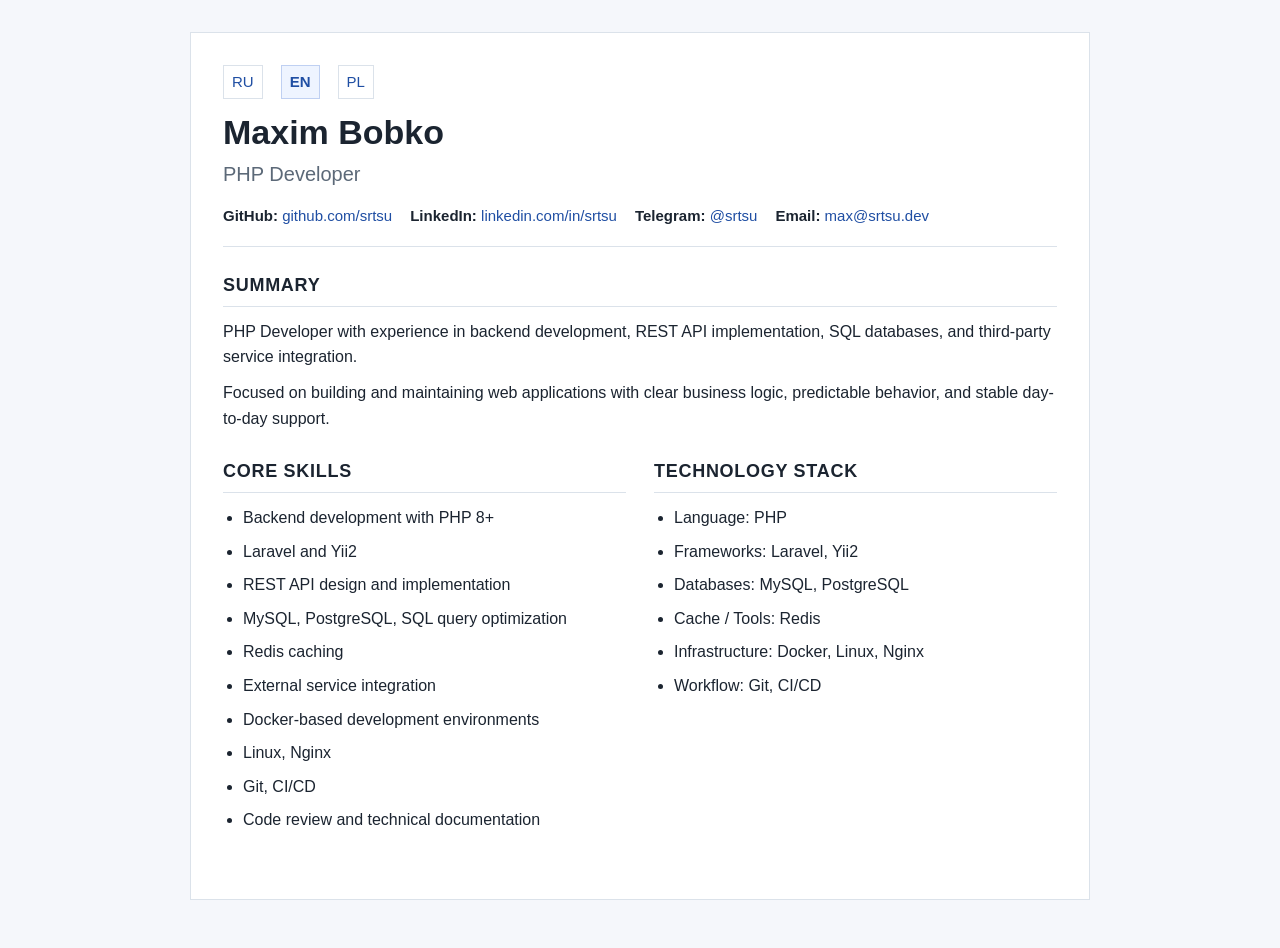
<file: index.html>
<!doctype html>
<html lang="en">
<head>
  <meta charset="utf-8" />
  <meta name="viewport" content="width=device-width, initial-scale=1" />
  <title>Maxim Bobko — PHP Developer</title>
  <meta name="description" content="PHP Developer. Backend development, REST API, SQL databases, integrations, Laravel, Yii2, Redis, Docker." />
  <meta name="robots" content="index,follow,max-image-preview:large,max-snippet:-1,max-video-preview:-1" />
  <link rel="canonical" href="https://srtsu.dev/" />
  <link rel="alternate" hreflang="en" href="https://srtsu.dev/" />
  <link rel="alternate" hreflang="ru" href="https://srtsu.dev/ru/" />
  <link rel="alternate" hreflang="pl" href="https://srtsu.dev/pl/" />
  <link rel="alternate" hreflang="x-default" href="https://srtsu.dev/" />
  <meta property="og:type" content="website" />
  <meta property="og:title" content="Maxim Bobko — PHP Developer" />
  <meta property="og:description" content="PHP Developer. Backend development, REST API, SQL databases, integrations, Laravel, Yii2, Redis, Docker." />
  <meta property="og:url" content="https://srtsu.dev/" />
  <meta property="og:site_name" content="Maxim Bobko" />
  <link rel="stylesheet" href="/assets/styles.css" />
  <script type="application/ld+json">{"@context":"https://schema.org","@type":"ProfilePage","mainEntity":{"@type":"Person","@id":"https://srtsu.dev/#me","name":"Maxim Bobko","givenName":"Maxim","familyName":"Bobko","additionalName":"Igorevich","alternateName":["Максим Бобко","Максим Игоревич Бобко","Maksym Bobko","@srtsu","Бобко Максим Игоревич"],"url":"https://srtsu.dev/","jobTitle":"PHP Developer","description":"PHP Developer. Backend development, REST API, SQL databases, integrations, Laravel, Yii2, Redis, Docker.","knowsLanguage":["ru","en","pl"],"knowsAbout":["PHP 8+","Laravel","Yii2","Backend Development","REST API","MySQL","PostgreSQL","Redis","Docker","Linux","Nginx","Git","CI/CD","System Integration","Technical Documentation","Code Review"],"sameAs":["https://github.com/srtsu","https://www.linkedin.com/in/srtsu/","https://t.me/srtsu","https://scholar.google.com/citations?user=jQ9KGWoAAAAJ"],"email":"mailto:max@srtsu.dev"}}</script>
</head>
<body>
  <main class="page">
    <header>
      <nav class="lang-switch" aria-label="Language switcher"><a class="" href="/ru/">RU</a><a class="current" href="/">EN</a><a class="" href="/pl/">PL</a></nav>
      <h1>Maxim Bobko</h1>
      <p class="role">PHP Developer</p>
      
      <div class="contacts">
        <span><strong>GitHub:</strong> <a href="https://github.com/srtsu" target="_blank" rel="me noopener noreferrer">github.com/srtsu</a></span>
        <span><strong>LinkedIn:</strong> <a href="https://www.linkedin.com/in/srtsu/" target="_blank" rel="me noopener noreferrer">linkedin.com/in/srtsu</a></span>
        <span><strong>Telegram:</strong> <a href="https://t.me/srtsu" target="_blank" rel="me noopener noreferrer">@srtsu</a></span>
        <span><strong>Email:</strong> <a href="mailto:max@srtsu.dev">max@srtsu.dev</a></span>
      </div>
    </header>

    <section>
      <h2>Summary</h2>
      <p>PHP Developer with experience in backend development, REST API implementation, SQL databases, and third-party service integration.</p><p>Focused on building and maintaining web applications with clear business logic, predictable behavior, and stable day-to-day support.</p>
    </section>

    <section class="two-col">
      <div>
        <h2>Core Skills</h2>
        <ul><li>Backend development with PHP 8+</li><li>Laravel and Yii2</li><li>REST API design and implementation</li><li>MySQL, PostgreSQL, SQL query optimization</li><li>Redis caching</li><li>External service integration</li><li>Docker-based development environments</li><li>Linux, Nginx</li><li>Git, CI/CD</li><li>Code review and technical documentation</li></ul>
      </div>
      <div>
        <h2>Technology Stack</h2>
        <ul><li>Language: PHP</li><li>Frameworks: Laravel, Yii2</li><li>Databases: MySQL, PostgreSQL</li><li>Cache / Tools: Redis</li><li>Infrastructure: Docker, Linux, Nginx</li><li>Workflow: Git, CI/CD</li></ul>
      </div>
    </section>
  </main>
</body>
</html>
</file>
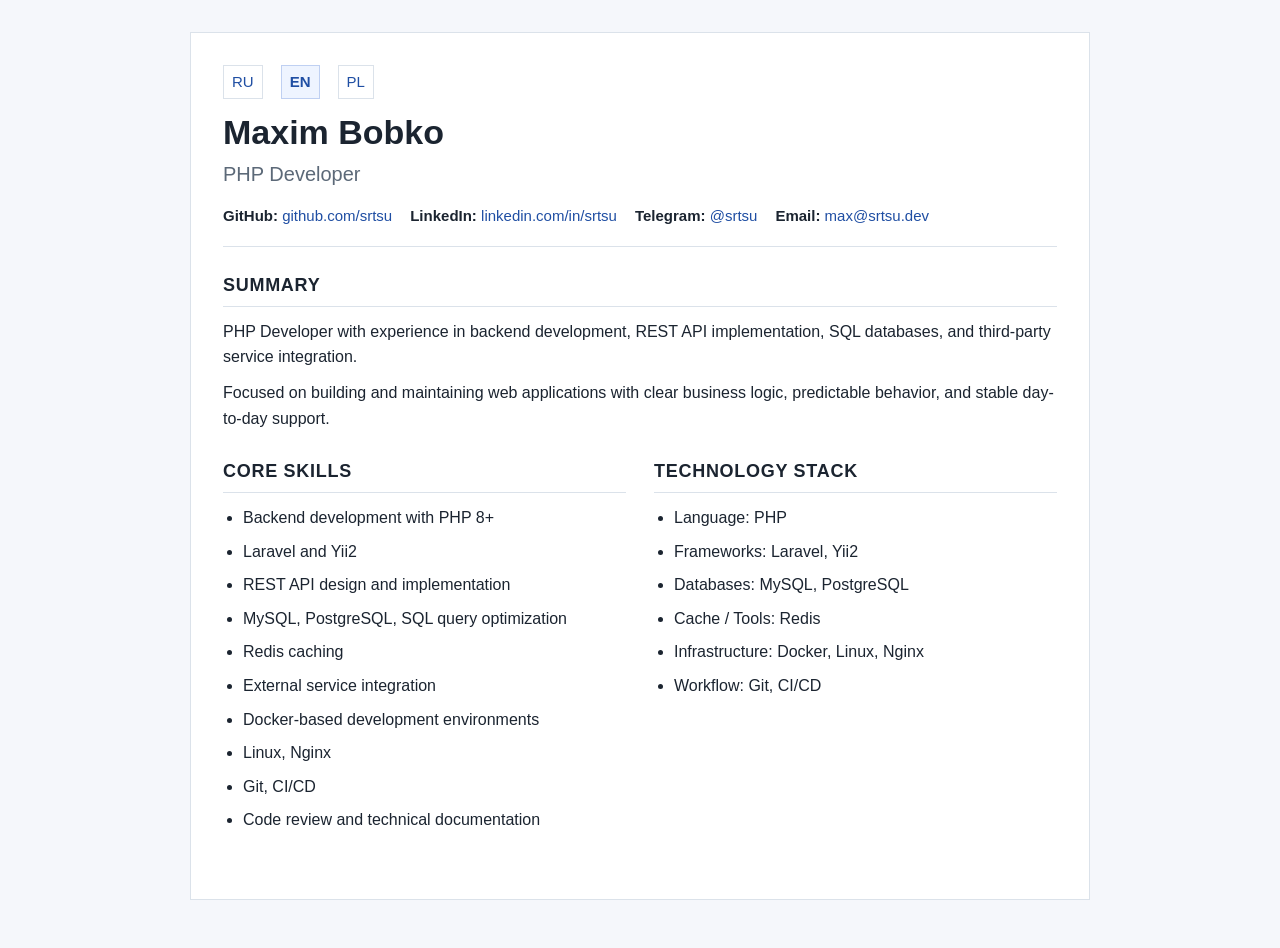
<file: en/index.html>
<!doctype html>
<html lang="en">
<head>
  <meta charset="utf-8" />
  <meta http-equiv="refresh" content="0; url=/" />
  <link rel="canonical" href="/" />
  <meta name="robots" content="noindex,follow" />
  <title>Redirecting…</title>
</head>
<body>
  <p>Redirecting to the English version… <a href="/">Open the page</a>.</p>
</body>
</html>
</file>
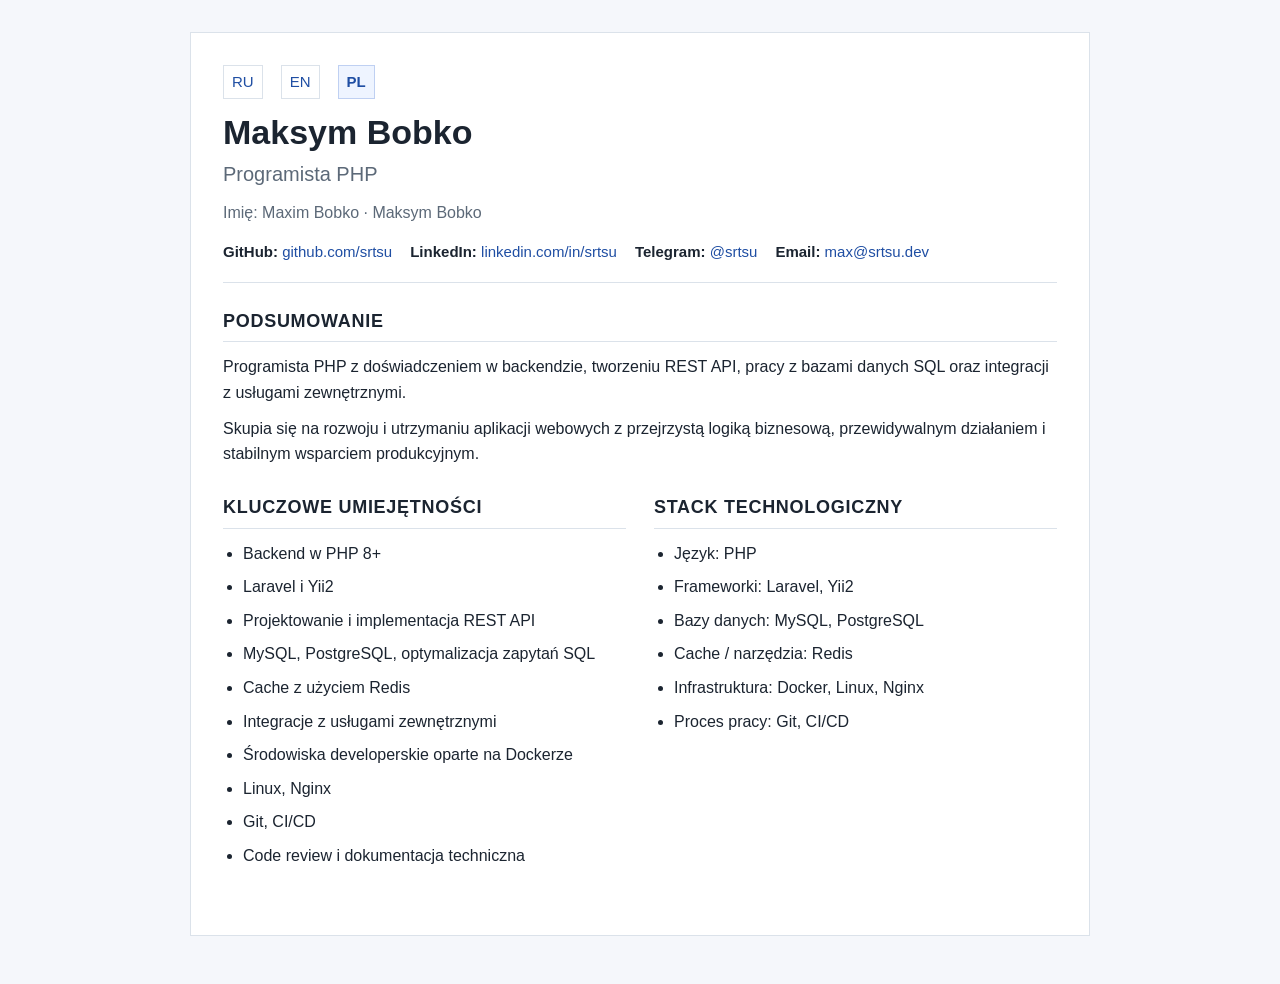
<file: pl/index.html>
<!doctype html>
<html lang="pl">
<head>
  <meta charset="utf-8" />
  <meta name="viewport" content="width=device-width, initial-scale=1" />
  <title>Maksym Bobko — Programista PHP</title>
  <meta name="description" content="Programista PHP. Backend, REST API, bazy danych SQL, integracje, Laravel, Yii2, Redis, Docker." />
  <meta name="robots" content="index,follow,max-image-preview:large,max-snippet:-1,max-video-preview:-1" />
  <link rel="canonical" href="https://srtsu.dev/pl/" />
  <link rel="alternate" hreflang="en" href="https://srtsu.dev/" />
  <link rel="alternate" hreflang="ru" href="https://srtsu.dev/ru/" />
  <link rel="alternate" hreflang="pl" href="https://srtsu.dev/pl/" />
  <link rel="alternate" hreflang="x-default" href="https://srtsu.dev/" />
  <meta property="og:type" content="website" />
  <meta property="og:title" content="Maksym Bobko — Programista PHP" />
  <meta property="og:description" content="Programista PHP. Backend, REST API, bazy danych SQL, integracje, Laravel, Yii2, Redis, Docker." />
  <meta property="og:url" content="https://srtsu.dev/pl/" />
  <meta property="og:site_name" content="Maxim Bobko" />
  <link rel="stylesheet" href="/assets/styles.css" />
  <script type="application/ld+json">{"@context":"https://schema.org","@type":"ProfilePage","mainEntity":{"@type":"Person","@id":"https://srtsu.dev/#me","name":"Maksym Bobko","givenName":"Maksym","familyName":"Bobko","additionalName":"Igoriewicz","alternateName":["Maxim Bobko","Максим Бобко","Максим Игоревич Бобко","@srtsu","Бобко Максим Игоревич"],"url":"https://srtsu.dev/","jobTitle":"PHP Developer","description":"Programista PHP. Backend, REST API, bazy danych SQL, integracje, Laravel, Yii2, Redis, Docker.","knowsLanguage":["ru","en","pl"],"knowsAbout":["PHP 8+","Laravel","Yii2","Backend Development","REST API","MySQL","PostgreSQL","Redis","Docker","Linux","Nginx","Git","CI/CD","System Integration","Technical Documentation","Code Review"],"sameAs":["https://github.com/srtsu","https://www.linkedin.com/in/srtsu/","https://t.me/srtsu","https://scholar.google.com/citations?user=jQ9KGWoAAAAJ"],"email":"mailto:max@srtsu.dev"}}</script>
</head>
<body>
  <main class="page">
    <header>
      <nav class="lang-switch" aria-label="Language switcher"><a class="" href="/ru/">RU</a><a class="" href="/">EN</a><a class="current" href="/pl/">PL</a></nav>
      <h1>Maksym Bobko</h1>
      <p class="role">Programista PHP</p>
      <p class="identity-note">Imię: Maxim Bobko · Maksym Bobko</p>
      <div class="contacts">
        <span><strong>GitHub:</strong> <a href="https://github.com/srtsu" target="_blank" rel="me noopener noreferrer">github.com/srtsu</a></span>
        <span><strong>LinkedIn:</strong> <a href="https://www.linkedin.com/in/srtsu/" target="_blank" rel="me noopener noreferrer">linkedin.com/in/srtsu</a></span>
        <span><strong>Telegram:</strong> <a href="https://t.me/srtsu" target="_blank" rel="me noopener noreferrer">@srtsu</a></span>
        <span><strong>Email:</strong> <a href="mailto:max@srtsu.dev">max@srtsu.dev</a></span>
      </div>
    </header>

    <section>
      <h2>Podsumowanie</h2>
      <p>Programista PHP z doświadczeniem w backendzie, tworzeniu REST API, pracy z bazami danych SQL oraz integracji z usługami zewnętrznymi.</p><p>Skupia się na rozwoju i utrzymaniu aplikacji webowych z przejrzystą logiką biznesową, przewidywalnym działaniem i stabilnym wsparciem produkcyjnym.</p>
    </section>

    <section class="two-col">
      <div>
        <h2>Kluczowe umiejętności</h2>
        <ul><li>Backend w PHP 8+</li><li>Laravel i Yii2</li><li>Projektowanie i implementacja REST API</li><li>MySQL, PostgreSQL, optymalizacja zapytań SQL</li><li>Cache z użyciem Redis</li><li>Integracje z usługami zewnętrznymi</li><li>Środowiska developerskie oparte na Dockerze</li><li>Linux, Nginx</li><li>Git, CI/CD</li><li>Code review i dokumentacja techniczna</li></ul>
      </div>
      <div>
        <h2>Stack technologiczny</h2>
        <ul><li>Język: PHP</li><li>Frameworki: Laravel, Yii2</li><li>Bazy danych: MySQL, PostgreSQL</li><li>Cache / narzędzia: Redis</li><li>Infrastruktura: Docker, Linux, Nginx</li><li>Proces pracy: Git, CI/CD</li></ul>
      </div>
    </section>
  </main>
</body>
</html>
</file>
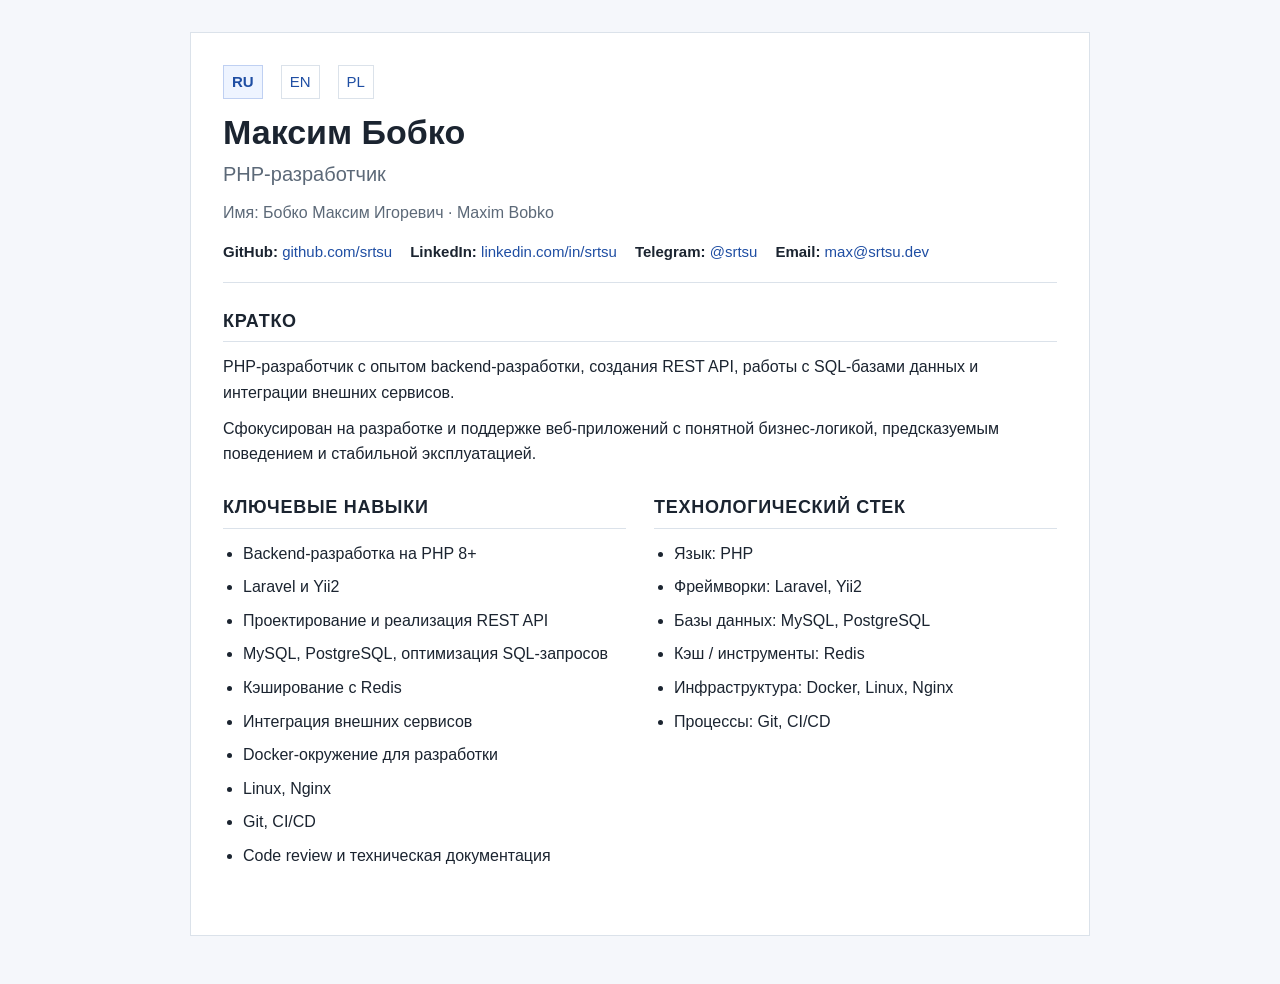
<file: ru/index.html>
<!doctype html>
<html lang="ru">
<head>
  <meta charset="utf-8" />
  <meta name="viewport" content="width=device-width, initial-scale=1" />
  <title>Максим Бобко — PHP-разработчик</title>
  <meta name="description" content="Максим Игоревич Бобко — PHP-разработчик. Backend, REST API, SQL-базы данных, интеграции, Laravel, Yii2, Redis, Docker." />
  <meta name="robots" content="index,follow,max-image-preview:large,max-snippet:-1,max-video-preview:-1" />
  <link rel="canonical" href="https://srtsu.dev/ru/" />
  <link rel="alternate" hreflang="en" href="https://srtsu.dev/" />
  <link rel="alternate" hreflang="ru" href="https://srtsu.dev/ru/" />
  <link rel="alternate" hreflang="pl" href="https://srtsu.dev/pl/" />
  <link rel="alternate" hreflang="x-default" href="https://srtsu.dev/" />
  <meta property="og:type" content="website" />
  <meta property="og:title" content="Максим Бобко — PHP-разработчик" />
  <meta property="og:description" content="Максим Игоревич Бобко — PHP-разработчик. Backend, REST API, SQL-базы данных, интеграции, Laravel, Yii2, Redis, Docker." />
  <meta property="og:url" content="https://srtsu.dev/ru/" />
  <meta property="og:site_name" content="Maxim Bobko" />
  <link rel="stylesheet" href="/assets/styles.css" />
  <script type="application/ld+json">{"@context":"https://schema.org","@type":"ProfilePage","mainEntity":{"@type":"Person","@id":"https://srtsu.dev/#me","name":"Максим Бобко","givenName":"Максим","familyName":"Бобко","additionalName":"Игоревич","alternateName":["Maxim Bobko","Максим Игоревич Бобко","Maksym Bobko","@srtsu","Бобко Максим Игоревич"],"url":"https://srtsu.dev/","jobTitle":"PHP Developer","description":"Максим Игоревич Бобко — PHP-разработчик. Backend, REST API, SQL-базы данных, интеграции, Laravel, Yii2, Redis, Docker.","knowsLanguage":["ru","en","pl"],"knowsAbout":["PHP 8+","Laravel","Yii2","Backend Development","REST API","MySQL","PostgreSQL","Redis","Docker","Linux","Nginx","Git","CI/CD","System Integration","Technical Documentation","Code Review"],"sameAs":["https://github.com/srtsu","https://www.linkedin.com/in/srtsu/","https://t.me/srtsu","https://scholar.google.com/citations?user=jQ9KGWoAAAAJ"],"email":"mailto:max@srtsu.dev"}}</script>
</head>
<body>
  <main class="page">
    <header>
      <nav class="lang-switch" aria-label="Language switcher"><a class="current" href="/ru/">RU</a><a class="" href="/">EN</a><a class="" href="/pl/">PL</a></nav>
      <h1>Максим Бобко</h1>
      <p class="role">PHP-разработчик</p>
      <p class="identity-note">Имя: Бобко Максим Игоревич · Maxim Bobko</p>
      <div class="contacts">
        <span><strong>GitHub:</strong> <a href="https://github.com/srtsu" target="_blank" rel="me noopener noreferrer">github.com/srtsu</a></span>
        <span><strong>LinkedIn:</strong> <a href="https://www.linkedin.com/in/srtsu/" target="_blank" rel="me noopener noreferrer">linkedin.com/in/srtsu</a></span>
        <span><strong>Telegram:</strong> <a href="https://t.me/srtsu" target="_blank" rel="me noopener noreferrer">@srtsu</a></span>
        <span><strong>Email:</strong> <a href="mailto:max@srtsu.dev">max@srtsu.dev</a></span>
      </div>
    </header>

    <section>
      <h2>Кратко</h2>
      <p>PHP-разработчик с опытом backend-разработки, создания REST API, работы с SQL-базами данных и интеграции внешних сервисов.</p><p>Сфокусирован на разработке и поддержке веб-приложений с понятной бизнес-логикой, предсказуемым поведением и стабильной эксплуатацией.</p>
    </section>

    <section class="two-col">
      <div>
        <h2>Ключевые навыки</h2>
        <ul><li>Backend-разработка на PHP 8+</li><li>Laravel и Yii2</li><li>Проектирование и реализация REST API</li><li>MySQL, PostgreSQL, оптимизация SQL-запросов</li><li>Кэширование с Redis</li><li>Интеграция внешних сервисов</li><li>Docker-окружение для разработки</li><li>Linux, Nginx</li><li>Git, CI/CD</li><li>Code review и техническая документация</li></ul>
      </div>
      <div>
        <h2>Технологический стек</h2>
        <ul><li>Язык: PHP</li><li>Фреймворки: Laravel, Yii2</li><li>Базы данных: MySQL, PostgreSQL</li><li>Кэш / инструменты: Redis</li><li>Инфраструктура: Docker, Linux, Nginx</li><li>Процессы: Git, CI/CD</li></ul>
      </div>
    </section>
  </main>
</body>
</html>
</file>
<file: assets/styles.css>
:root {
  --bg: #f5f7fb;
  --panel: #ffffff;
  --text: #1b2430;
  --muted: #5c6978;
  --line: #dbe2ea;
  --accent: #1f4ea3;
  --max: 900px;
}

* { box-sizing: border-box; }

html { -webkit-text-size-adjust: 100%; }

body {
  margin: 0;
  padding: 32px 16px 48px;
  background: var(--bg);
  color: var(--text);
  font: 16px/1.6 Arial, Helvetica, sans-serif;
}

a {
  color: var(--accent);
  text-decoration: none;
}

a:hover { text-decoration: underline; }

.page {
  max-width: var(--max);
  margin: 0 auto;
  background: var(--panel);
  border: 1px solid var(--line);
  padding: 32px;
}

header {
  border-bottom: 1px solid var(--line);
  padding-bottom: 18px;
  margin-bottom: 24px;
}

h1 {
  margin: 0 0 6px;
  font-size: 34px;
  line-height: 1.15;
}

.role {
  margin: 0;
  font-size: 20px;
  color: var(--muted);
}

.identity-note {
  margin: 10px 0 0;
  color: var(--muted);
}

.contacts,
.lang-switch {
  display: flex;
  flex-wrap: wrap;
  gap: 8px 18px;
  font-size: 15px;
}

.contacts {
  margin-top: 14px;
}

.lang-switch {
  margin-bottom: 14px;
}

.lang-switch a {
  padding: 4px 8px;
  border: 1px solid var(--line);
  background: #fff;
}

.lang-switch .current {
  background: #eef4ff;
  border-color: #bfd0f2;
  font-weight: 700;
}

section { margin: 0 0 26px; }

h2 {
  font-size: 18px;
  margin: 0 0 12px;
  padding-bottom: 6px;
  border-bottom: 1px solid var(--line);
  text-transform: uppercase;
  letter-spacing: .04em;
}

p { margin: 0 0 10px; }

ul {
  margin: 0;
  padding-left: 20px;
}

li { margin: 0 0 8px; }

.two-col {
  display: grid;
  grid-template-columns: 1fr 1fr;
  gap: 28px;
}

.single-col { display: block; }

@media (max-width: 720px) {
  .page { padding: 22px; }
  .two-col { grid-template-columns: 1fr; gap: 20px; }
  h1 { font-size: 28px; }
  .role { font-size: 18px; }
}
</file>
